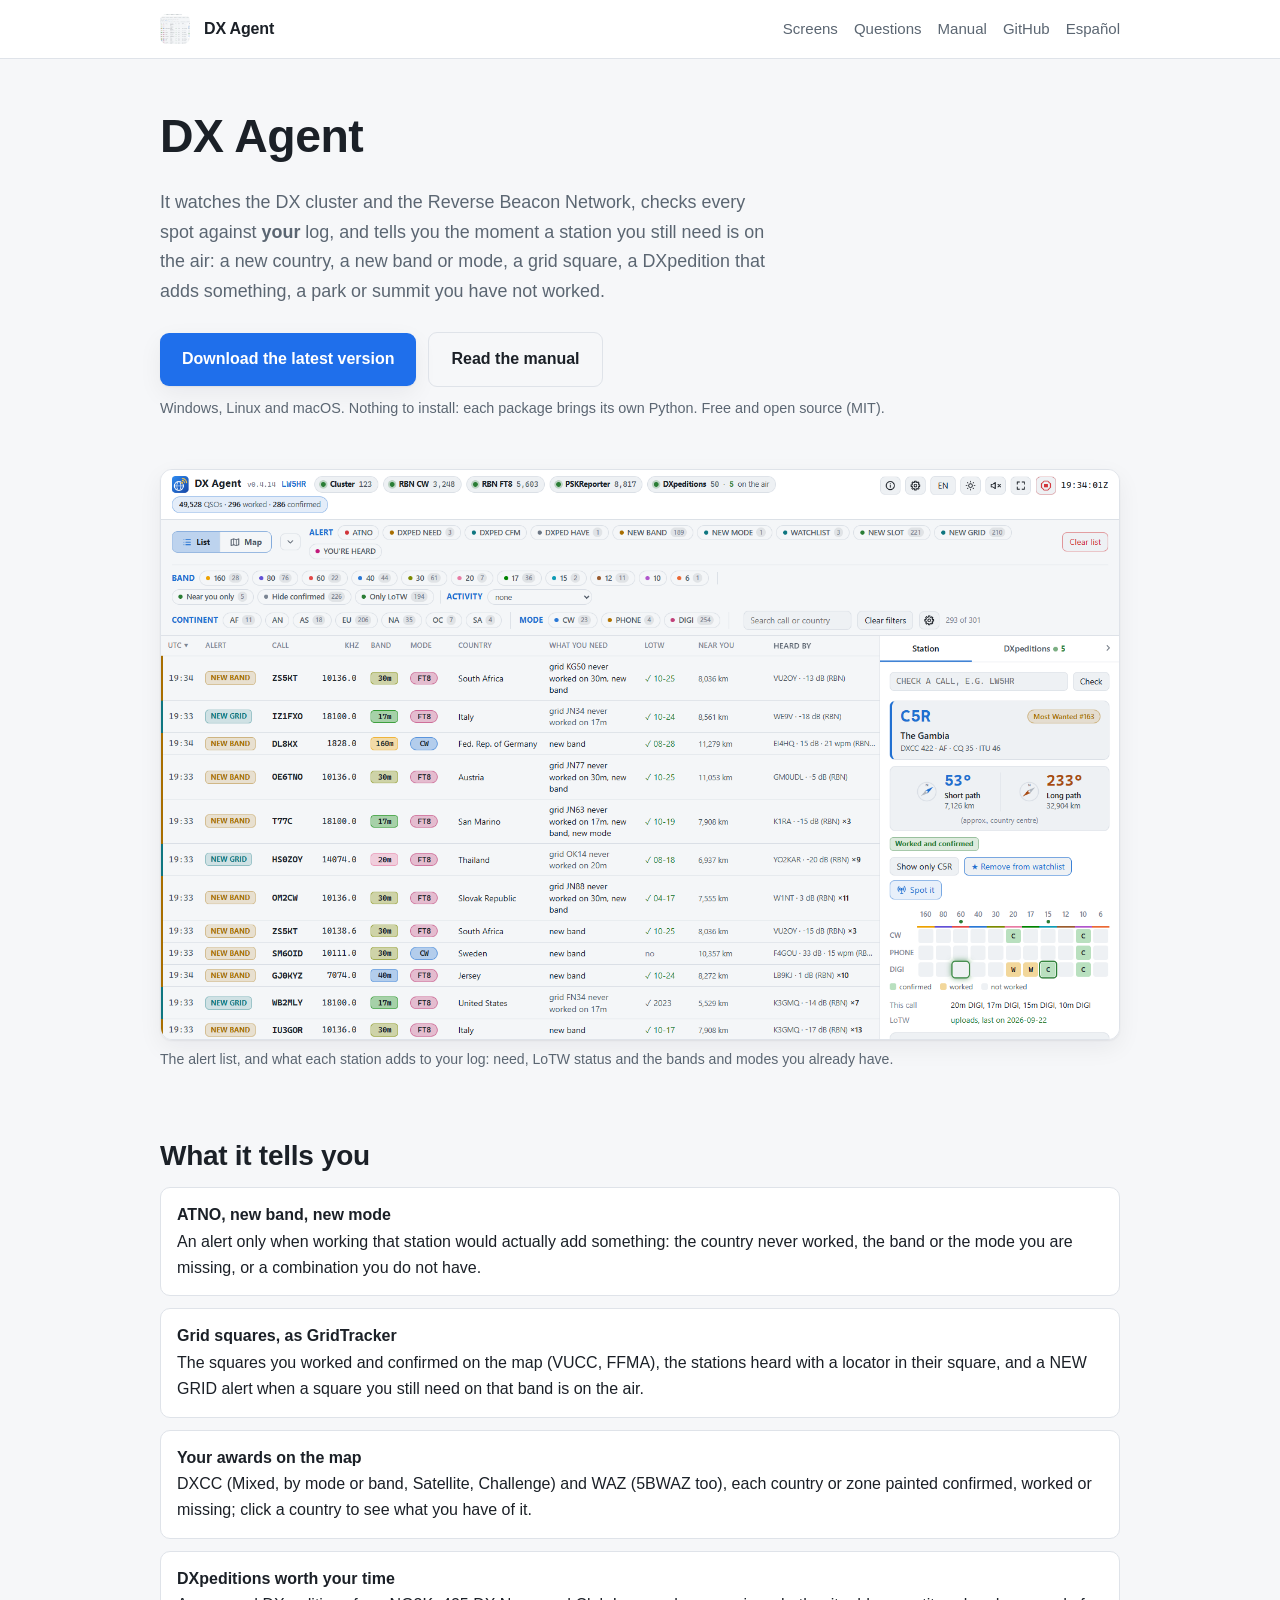
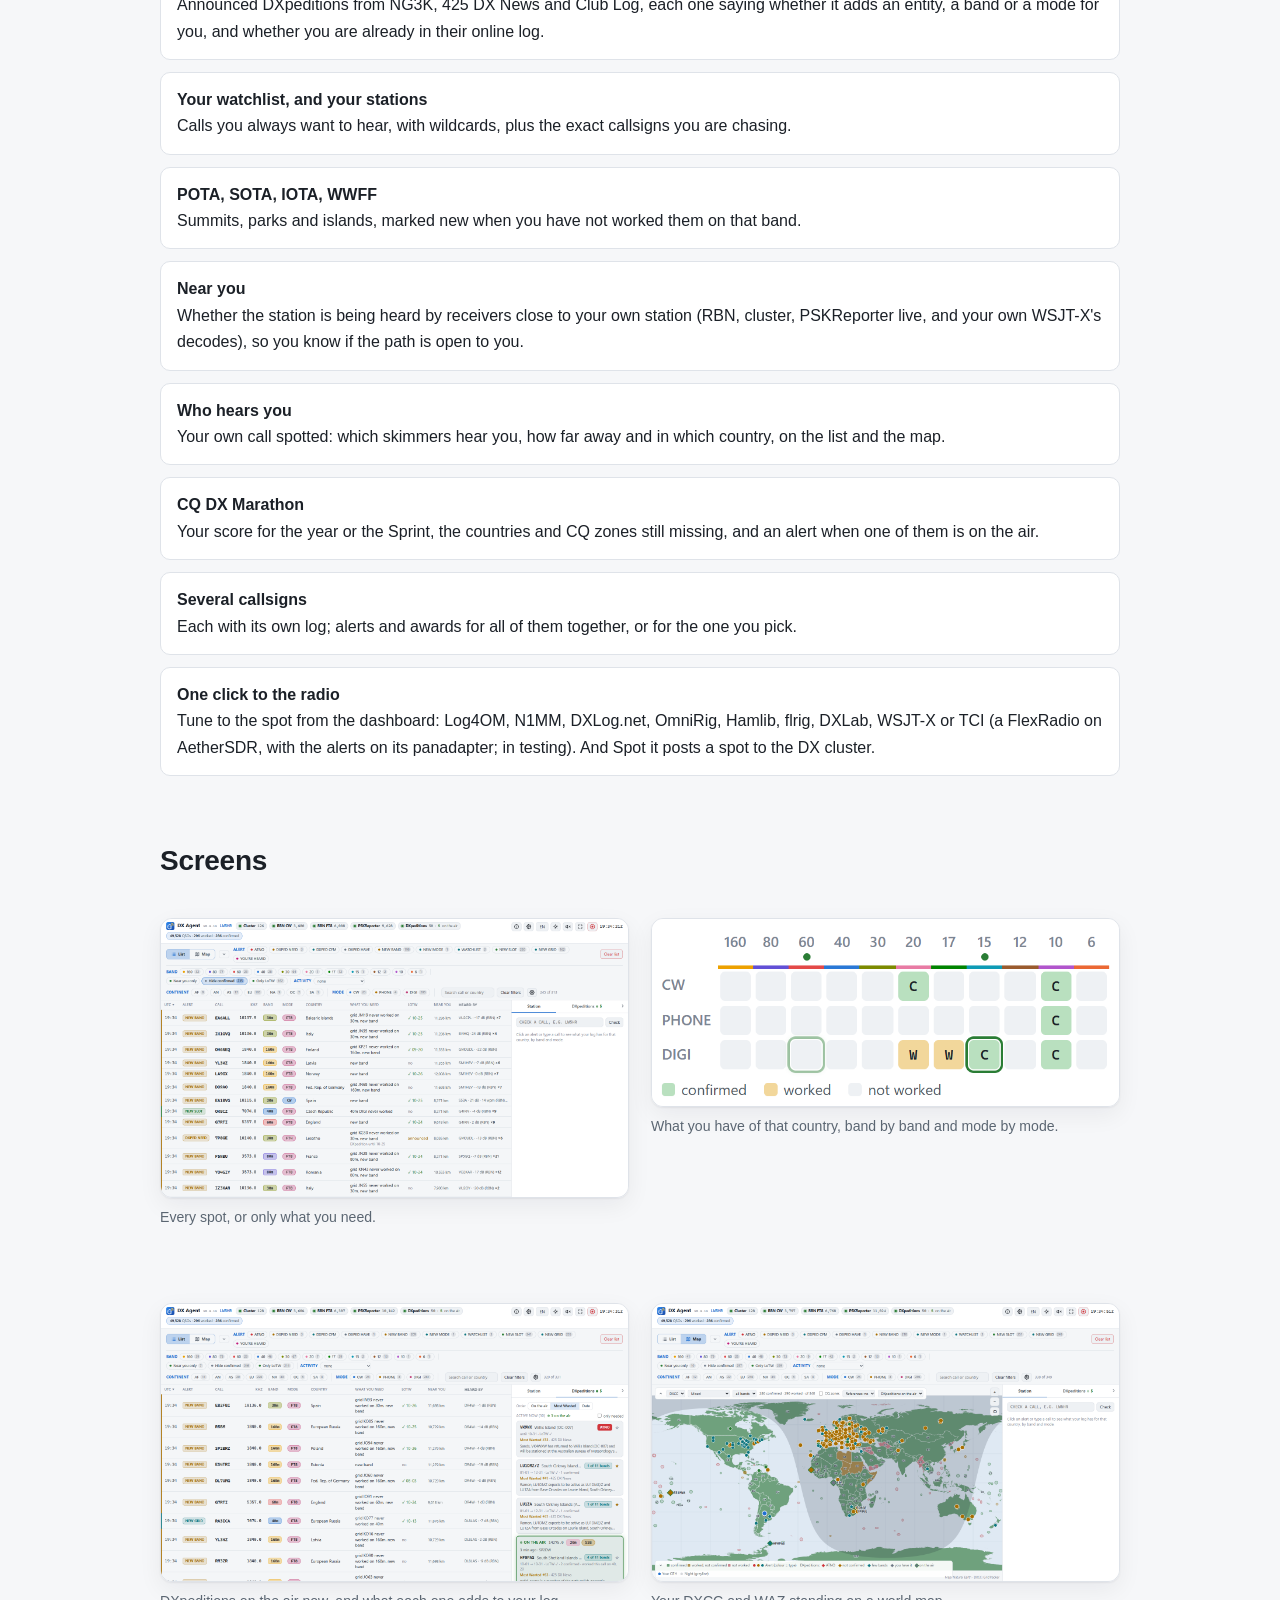
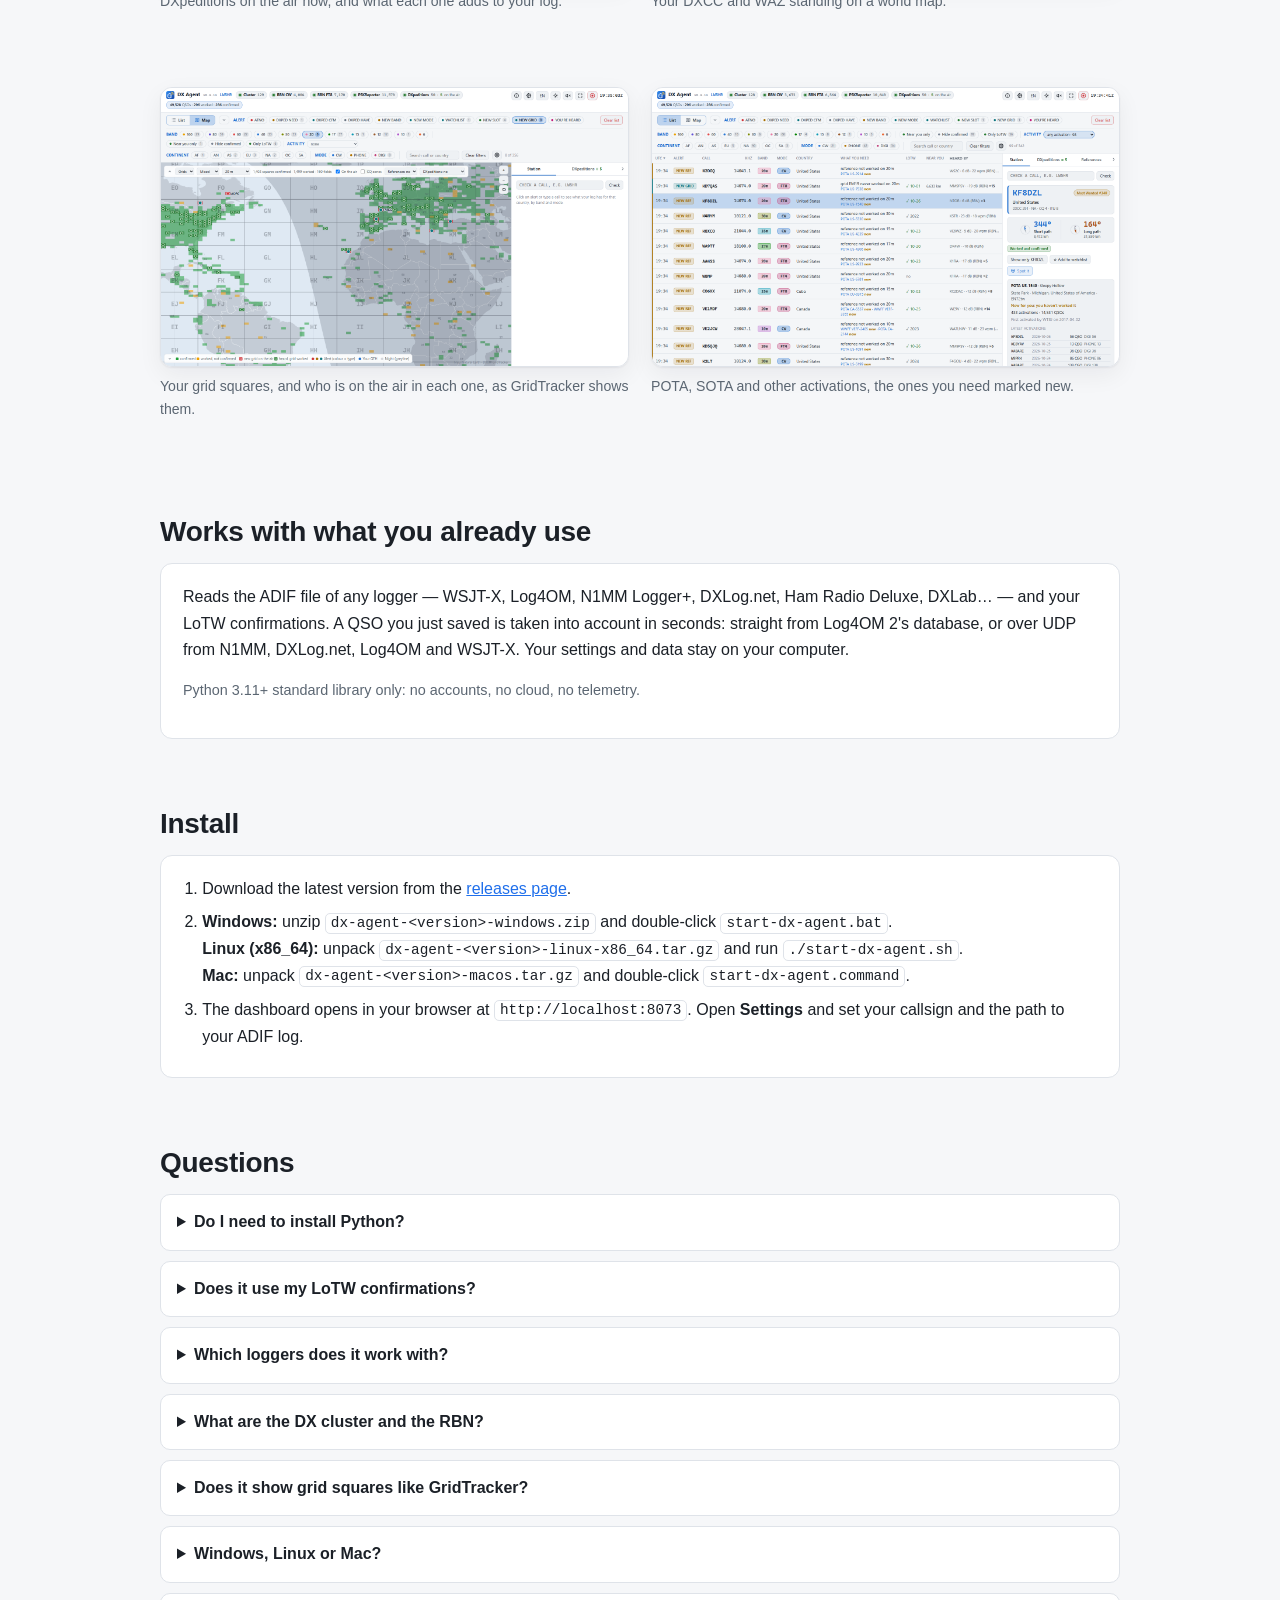
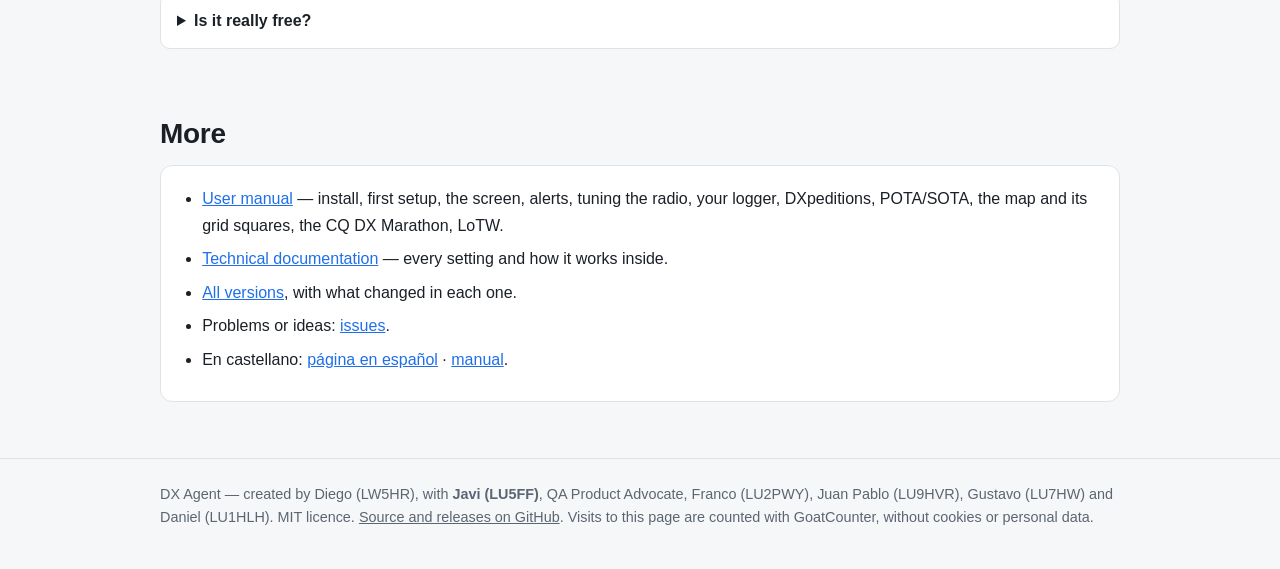
<file: index.html>
<!DOCTYPE html>
<html lang="en">
<head>
<meta charset="utf-8">
<meta name="viewport" content="width=device-width, initial-scale=1">
<title>DX Agent — DX cluster and RBN alerts for what you still need</title>
<meta name="description" content="Free, open-source DX cluster and RBN spot watcher for Windows, Linux and Mac. Alerts when a DXCC entity, band, mode, grid square or DXpedition you need is on the air, with your DXCC, WAZ and grid squares on a map.">
<link rel="canonical" href="https://lw5hr.github.io/dx-agent-download/">
<link rel="alternate" hreflang="en" href="https://lw5hr.github.io/dx-agent-download/">
<link rel="alternate" hreflang="es" href="https://lw5hr.github.io/dx-agent-download/es/">
<link rel="alternate" hreflang="x-default" href="https://lw5hr.github.io/dx-agent-download/">
<link rel="icon" href="images/list.en.png" type="image/png">
<link rel="stylesheet" href="style.css">
<meta property="og:type" content="website">
<meta property="og:title" content="DX Agent — DX cluster &amp; RBN alerts for what you still need">
<meta property="og:description" content="Free, open-source DX spot watcher for Windows, Linux and Mac: alerts for the DXCC entities, bands, modes and DXpeditions missing from your log.">
<meta property="og:url" content="https://lw5hr.github.io/dx-agent-download/">
<meta property="og:image" content="https://lw5hr.github.io/dx-agent-download/images/station.en.png">
<meta property="og:locale" content="en_US">
<meta property="og:locale:alternate" content="es_ES">
<meta name="twitter:card" content="summary_large_image">
<meta name="twitter:title" content="DX Agent — DX cluster &amp; RBN alerts for what you still need">
<meta name="twitter:description" content="Free, open-source DX spot watcher for Windows, Linux and Mac.">
<meta name="twitter:image" content="https://lw5hr.github.io/dx-agent-download/images/station.en.png">
<script type="application/ld+json">
{
  "@context": "https://schema.org",
  "@type": "SoftwareApplication",
  "name": "DX Agent",
  "applicationCategory": "UtilitiesApplication",
  "applicationSubCategory": "Amateur radio",
  "operatingSystem": "Windows, Linux, macOS",
  "description": "Watches the DX cluster and the Reverse Beacon Network, compares every spot against your ADIF log, and alerts you when a station you still need is on the air.",
  "url": "https://lw5hr.github.io/dx-agent-download/",
  "downloadUrl": "https://github.com/lw5hr/dx-agent-download/releases/latest",
  "softwareVersion": "0.4.14",
  "inLanguage": ["en", "es"],
  "license": "https://opensource.org/licenses/MIT",
  "isAccessibleForFree": true,
  "screenshot": "https://lw5hr.github.io/dx-agent-download/images/station.en.png",
  "offers": { "@type": "Offer", "price": "0", "priceCurrency": "USD" },
  "sameAs": ["https://github.com/lw5hr/dx-agent-download"]
}
</script>
<script type="application/ld+json">
{
  "@context": "https://schema.org",
  "@type": "FAQPage",
  "mainEntity": [
    { "@type": "Question", "name": "Do I need to install Python to run DX Agent?",
      "acceptedAnswer": { "@type": "Answer", "text": "No. The Windows zip, the Linux tarball and the Mac package each bring their own Python, so you unpack the file and start it. Nothing else to install." } },
    { "@type": "Question", "name": "Does DX Agent work with my LoTW confirmations?",
      "acceptedAnswer": { "@type": "Answer", "text": "Yes. It downloads your LoTW confirmations and merges them with your ADIF log, so an entity counts as confirmed even if your logger has not synced it yet. You can also use your LoTW uploads as the log, without an ADIF file." } },
    { "@type": "Question", "name": "Which loggers does it work with?",
      "acceptedAnswer": { "@type": "Answer", "text": "Any program that writes an ADIF file (WSJT-X, Log4OM, N1MM Logger+, DXLog.net, Ham Radio Deluxe, DXLab, and others). With Log4OM 2 a QSO is read straight from its database in about 10 seconds, and QSOs sent over UDP by N1MM, DXLog.net, Log4OM or WSJT-X count at once." } },
    { "@type": "Question", "name": "What is the DX cluster and what is the Reverse Beacon Network?",
      "acceptedAnswer": { "@type": "Answer", "text": "The DX cluster is where radio amateurs announce the stations they hear; the Reverse Beacon Network is a worldwide set of automatic receivers (skimmers) that decode CW and digital modes and report every station they hear. DX Agent listens to both and keeps the spots that matter to your log." } },
    { "@type": "Question", "name": "Does it run on Linux and macOS?",
      "acceptedAnswer": { "@type": "Answer", "text": "Yes. Windows, Linux (x86_64) and macOS each have their own package with Python inside. The Windows-only parts are Log4OM's live log and the Log4OM, N1MM, OmniRig and DXLab tuning targets; Hamlib, flrig and TCI work everywhere." } },
    { "@type": "Question", "name": "Does it show grid squares like GridTracker?",
      "acceptedAnswer": { "@type": "Answer", "text": "Yes. The map's Grids view paints the Maidenhead squares you worked and confirmed (VUCC rules, one band for VUCC or 6 m for FFMA), puts the stations heard with a locator in their square, from your WSJT-X's decodes and the RBN's FT8/FT4 spots, and a NEW GRID alert tells you when a square you still need on that band is on the air." } },
    { "@type": "Question", "name": "Is it free?",
      "acceptedAnswer": { "@type": "Answer", "text": "Yes, it is free and open source under the MIT licence, with no account, no telemetry and no cloud service: it runs on your own computer." } }
  ]
}
</script>
</head>
<body>

<header>
  <div class="wrap">
    <img src="images/station.en.png" alt="DX Agent" width="30" height="30" style="object-fit:cover;border-radius:7px">
    <span class="name">DX Agent</span>
    <nav>
      <a href="#screens">Screens</a>
      <a href="#faq">Questions</a>
      <a href="https://github.com/lw5hr/dx-agent-download/blob/main/MANUAL.en.md">Manual</a>
      <a href="https://github.com/lw5hr/dx-agent-download">GitHub</a>
      <a href="es/" hreflang="es" lang="es">Español</a>
    </nav>
  </div>
</header>

<main class="wrap">

  <section class="hero">
    <h1>DX Agent</h1>
    <p class="lead">It watches the DX cluster and the Reverse Beacon Network, checks every spot
      against <strong>your</strong> log, and tells you the moment a station you still need is on the
      air: a new country, a new band or mode, a grid square, a DXpedition that adds something, a park
      or summit you have not worked.</p>
    <div class="cta">
      <a class="btn" href="https://github.com/lw5hr/dx-agent-download/releases/latest" data-goatcounter-click="download">Download the latest version</a>
      <a class="btn secondary" href="https://github.com/lw5hr/dx-agent-download/blob/main/MANUAL.en.md">Read the manual</a>
    </div>
    <p class="small">Windows, Linux and macOS. Nothing to install: each package brings its own Python.
      Free and open source (MIT).</p>
  </section>

  <figure>
    <img src="images/station.en.png" alt="DX Agent dashboard: the alert list, with a needed DXpedition on 20 m and the band and mode grid for that station" width="1000" loading="eager">
    <figcaption>The alert list, and what each station adds to your log: need, LoTW status and the
      bands and modes you already have.</figcaption>
  </figure>

  <h2>What it tells you</h2>
  <ul class="features">
    <li><b>ATNO, new band, new mode</b> An alert only when working that station would actually add
      something: the country never worked, the band or the mode you are missing, or a combination
      you do not have.</li>
    <li><b>Grid squares, as GridTracker</b> The squares you worked and confirmed on the map (VUCC,
      FFMA), the stations heard with a locator in their square, and a NEW GRID alert when a square
      you still need on that band is on the air.</li>
    <li><b>Your awards on the map</b> DXCC (Mixed, by mode or band, Satellite, Challenge) and WAZ
      (5BWAZ too), each country or zone painted confirmed, worked or missing; click a country to see
      what you have of it.</li>
    <li><b>DXpeditions worth your time</b> Announced DXpeditions from NG3K, 425 DX News and Club Log,
      each one saying whether it adds an entity, a band or a mode for you, and whether you are
      already in their online log.</li>
    <li><b>Your watchlist, and your stations</b> Calls you always want to hear, with wildcards, plus
      the exact callsigns you are chasing.</li>
    <li><b>POTA, SOTA, IOTA, WWFF</b> Summits, parks and islands, marked new when you have not worked
      them on that band.</li>
    <li><b>Near you</b> Whether the station is being heard by receivers close to your own station
      (RBN, cluster, PSKReporter live, and your own WSJT-X's decodes), so you know if the path is
      open to you.</li>
    <li><b>Who hears you</b> Your own call spotted: which skimmers hear you, how far away and in
      which country, on the list and the map.</li>
    <li><b>CQ DX Marathon</b> Your score for the year or the Sprint, the countries and CQ zones still
      missing, and an alert when one of them is on the air.</li>
    <li><b>Several callsigns</b> Each with its own log; alerts and awards for all of them together,
      or for the one you pick.</li>
    <li><b>One click to the radio</b> Tune to the spot from the dashboard: Log4OM, N1MM, DXLog.net,
      OmniRig, Hamlib, flrig, DXLab, WSJT-X or TCI (a FlexRadio on AetherSDR, with the alerts on its
      panadapter; in testing). And Spot it posts a spot to the DX cluster.</li>
  </ul>

  <h2 id="screens">Screens</h2>
  <div class="grid2">
    <figure>
      <img src="images/list.en.png" alt="DX Agent: the spot list, filtered to the stations still needed, with band and mode chips" loading="lazy">
      <figcaption>Every spot, or only what you need.</figcaption>
    </figure>
    <figure>
      <img src="images/grid-onair.en.png" alt="DX Agent: the band and mode grid, with a green ring on the band where the station is on the air now" loading="lazy">
      <figcaption>What you have of that country, band by band and mode by mode.</figcaption>
    </figure>
    <figure>
      <img src="images/dxpeditions.en.png" alt="DX Agent: the DXpeditions tab, with the ones on the air now and what each adds to the log" loading="lazy">
      <figcaption>DXpeditions on the air now, and what each one adds to your log.</figcaption>
    </figure>
    <figure>
      <img src="images/map.en.png" alt="DX Agent: the world map with the countries worked and confirmed, and the station's position" loading="lazy">
      <figcaption>Your DXCC and WAZ standing on a world map.</figcaption>
    </figure>
    <figure>
      <img src="images/grids.en.png" alt="DX Agent: the map's Grids view, with the grid squares worked and confirmed and the stations on the air in their square" loading="lazy">
      <figcaption>Your grid squares, and who is on the air in each one, as GridTracker shows them.</figcaption>
    </figure>
    <figure>
      <img src="images/activity.en.png" alt="DX Agent: the alert list filtered to activations, with the parks and summits not worked marked new" loading="lazy">
      <figcaption>POTA, SOTA and other activations, the ones you need marked new.</figcaption>
    </figure>
  </div>

  <h2>Works with what you already use</h2>
  <div class="card">
    <p>Reads the ADIF file of any logger — WSJT-X, Log4OM, N1MM Logger+, DXLog.net, Ham Radio
      Deluxe, DXLab… — and your LoTW confirmations. A QSO you just saved is taken into account in
      seconds: straight from Log4OM 2's database, or over UDP from N1MM, DXLog.net, Log4OM and
      WSJT-X. Your settings and data stay on your computer.</p>
    <p class="small">Python 3.11+ standard library only: no accounts, no cloud, no telemetry.</p>
  </div>

  <h2>Install</h2>
  <div class="card">
    <ol>
      <li>Download the latest version from the
        <a href="https://github.com/lw5hr/dx-agent-download/releases/latest" data-goatcounter-click="download-install">releases page</a>.</li>
      <li><b>Windows:</b> unzip <code>dx-agent-&lt;version&gt;-windows.zip</code> and double-click
        <code>start-dx-agent.bat</code>.<br>
        <b>Linux (x86_64):</b> unpack <code>dx-agent-&lt;version&gt;-linux-x86_64.tar.gz</code> and run
        <code>./start-dx-agent.sh</code>.<br>
        <b>Mac:</b> unpack <code>dx-agent-&lt;version&gt;-macos.tar.gz</code> and double-click
        <code>start-dx-agent.command</code>.</li>
      <li>The dashboard opens in your browser at <code>http://localhost:8073</code>. Open
        <b>Settings</b> and set your callsign and the path to your ADIF log.</li>
    </ol>
  </div>

  <h2 id="faq">Questions</h2>
  <details>
    <summary>Do I need to install Python?</summary>
    <p>No. Each package brings its own Python: you unpack it and start it. Nothing else to install.</p>
  </details>
  <details>
    <summary>Does it use my LoTW confirmations?</summary>
    <p>Yes. With your LoTW password it downloads your confirmations and merges them with your log, so
      an entity counts as confirmed even if your logger has not synced it yet. It can also use your
      LoTW uploads as the log, with no ADIF file at all.</p>
  </details>
  <details>
    <summary>Which loggers does it work with?</summary>
    <p>Any program that writes an ADIF file. With Log4OM 2 a QSO is read straight from its database
      within about 10 seconds; QSOs that N1MM Logger+, DXLog.net, Log4OM or WSJT-X send over UDP
      count at once.</p>
  </details>
  <details>
    <summary>What are the DX cluster and the RBN?</summary>
    <p>The DX cluster is where radio amateurs announce the stations they hear. The Reverse Beacon
      Network is a worldwide set of automatic receivers that decode CW and digital modes and report
      every station they hear. DX Agent listens to both and keeps what matters to your log.</p>
  </details>
  <details>
    <summary>Does it show grid squares like GridTracker?</summary>
    <p>Yes. The map's <b>Grids</b> view paints the Maidenhead squares you worked and confirmed (VUCC
      rules: one band for VUCC, 6 m for FFMA) and puts the stations heard with a locator in their
      square, from your WSJT-X's decodes and the RBN's FT8/FT4 spots. A <b>NEW GRID</b> alert tells
      you when a square you still need on that band is on the air.</p>
  </details>
  <details>
    <summary>Windows, Linux or Mac?</summary>
    <p>All three, each with its own package. The Windows-only parts are Log4OM's live log and the
      Log4OM, N1MM, OmniRig and DXLab tuning targets; Hamlib, flrig and TCI work everywhere.</p>
  </details>
  <details>
    <summary>Is it really free?</summary>
    <p>Yes: MIT licence, no account, no telemetry, no cloud service. It runs on your computer.</p>
  </details>

  <h2>More</h2>
  <div class="card">
    <ul>
      <li><a href="https://github.com/lw5hr/dx-agent-download/blob/main/MANUAL.en.md">User manual</a>
        — install, first setup, the screen, alerts, tuning the radio, your logger, DXpeditions,
        POTA/SOTA, the map and its grid squares, the CQ DX Marathon, LoTW.</li>
      <li><a href="https://github.com/lw5hr/dx-agent-download/blob/main/docs/DOCUMENTATION.md">Technical documentation</a>
        — every setting and how it works inside.</li>
      <li><a href="https://github.com/lw5hr/dx-agent-download/releases" data-goatcounter-click="all-versions">All versions</a>, with what
        changed in each one.</li>
      <li>Problems or ideas: <a href="https://github.com/lw5hr/dx-agent-download/issues">issues</a>.</li>
      <li lang="es">En castellano: <a href="es/" hreflang="es">página en español</a> ·
        <a href="https://github.com/lw5hr/dx-agent-download/blob/main/MANUAL.es.md" hreflang="es">manual</a>.</li>
    </ul>
  </div>

</main>

<footer>
  <div class="wrap">
    DX Agent — created by Diego (LW5HR), with <strong>Javi (LU5FF)</strong>, QA Product Advocate, Franco (LU2PWY),
    Juan Pablo (LU9HVR), Gustavo (LU7HW) and Daniel (LU1HLH). MIT licence.
    <a href="https://github.com/lw5hr/dx-agent-download">Source and releases on GitHub</a>.
    Visits to this page are counted with GoatCounter, without cookies or personal data.
  </div>
</footer>

<!-- Visits and download clicks, counted by GoatCounter (no cookies, no personal data):
     https://lw5hr.goatcounter.com -->
<script data-goatcounter="https://lw5hr.goatcounter.com/count"
        async src="https://gc.zgo.at/count.js"></script>
</body>
</html>
</file>
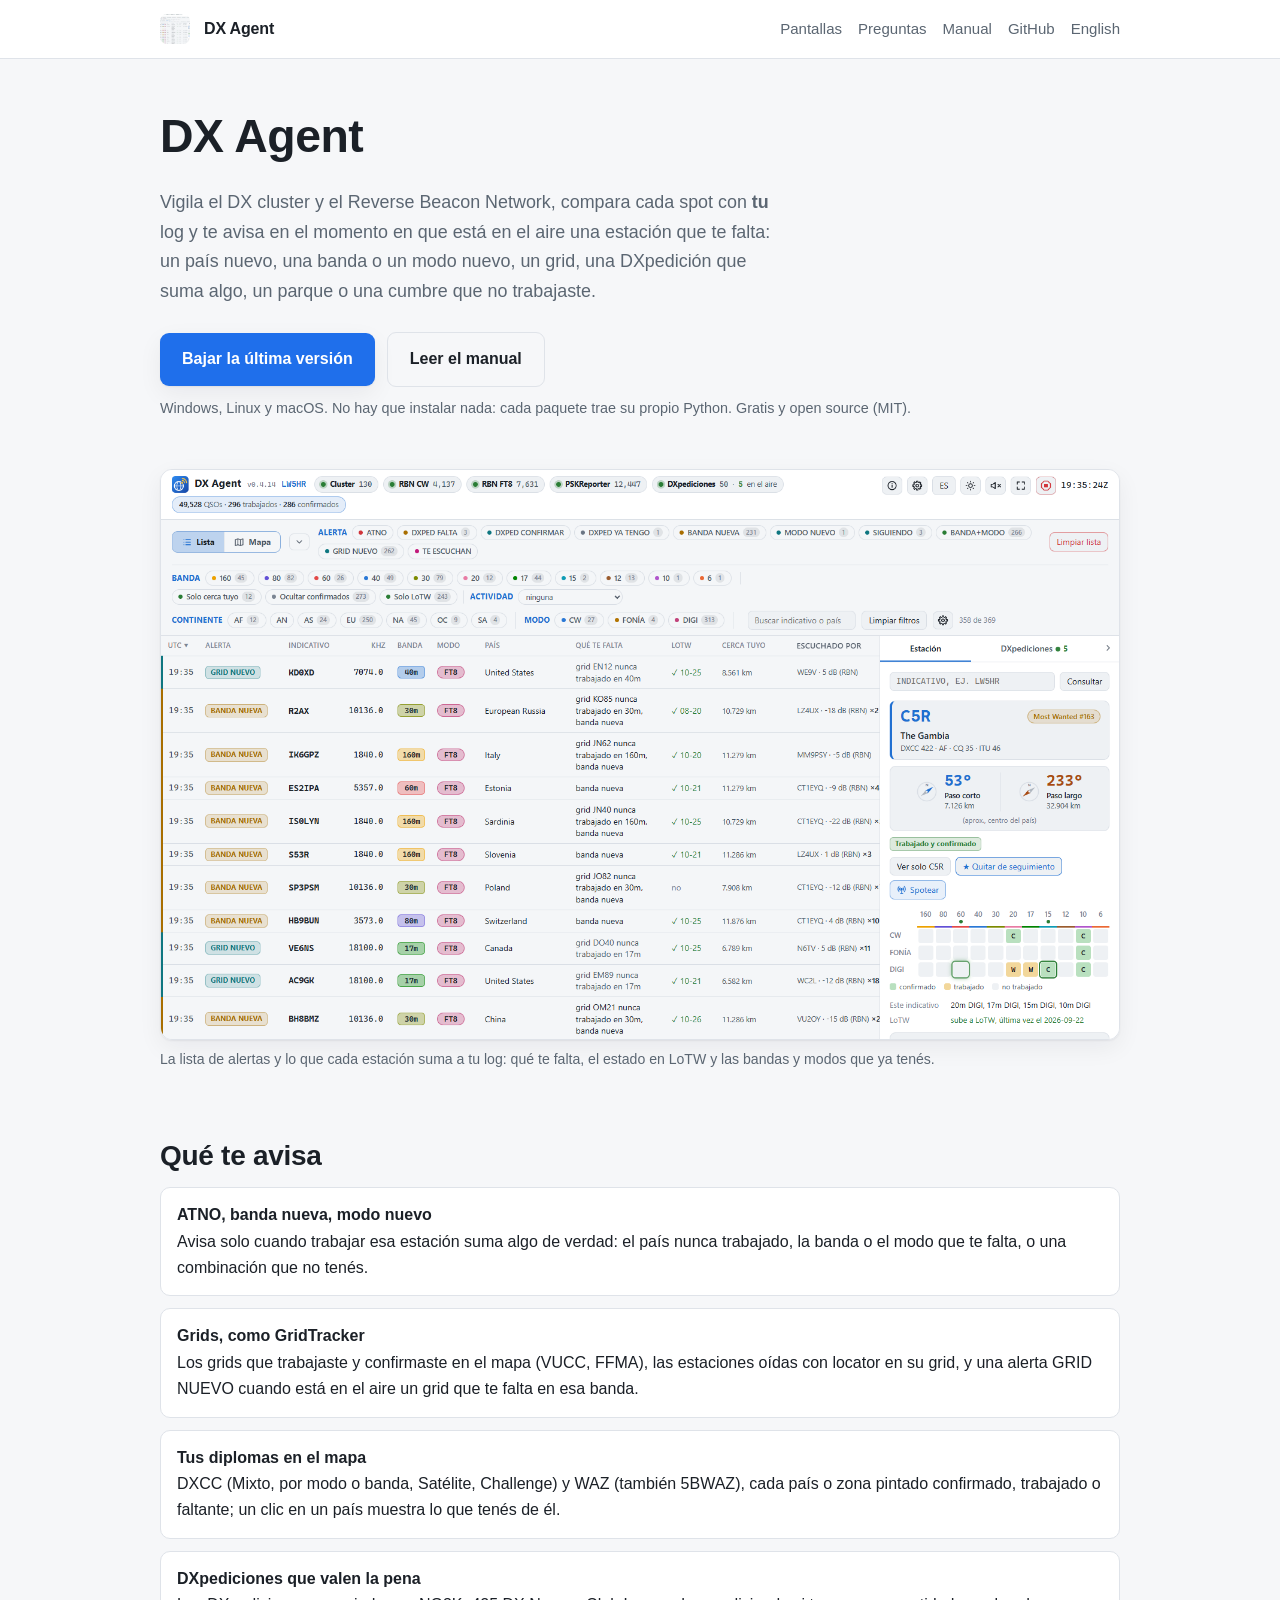
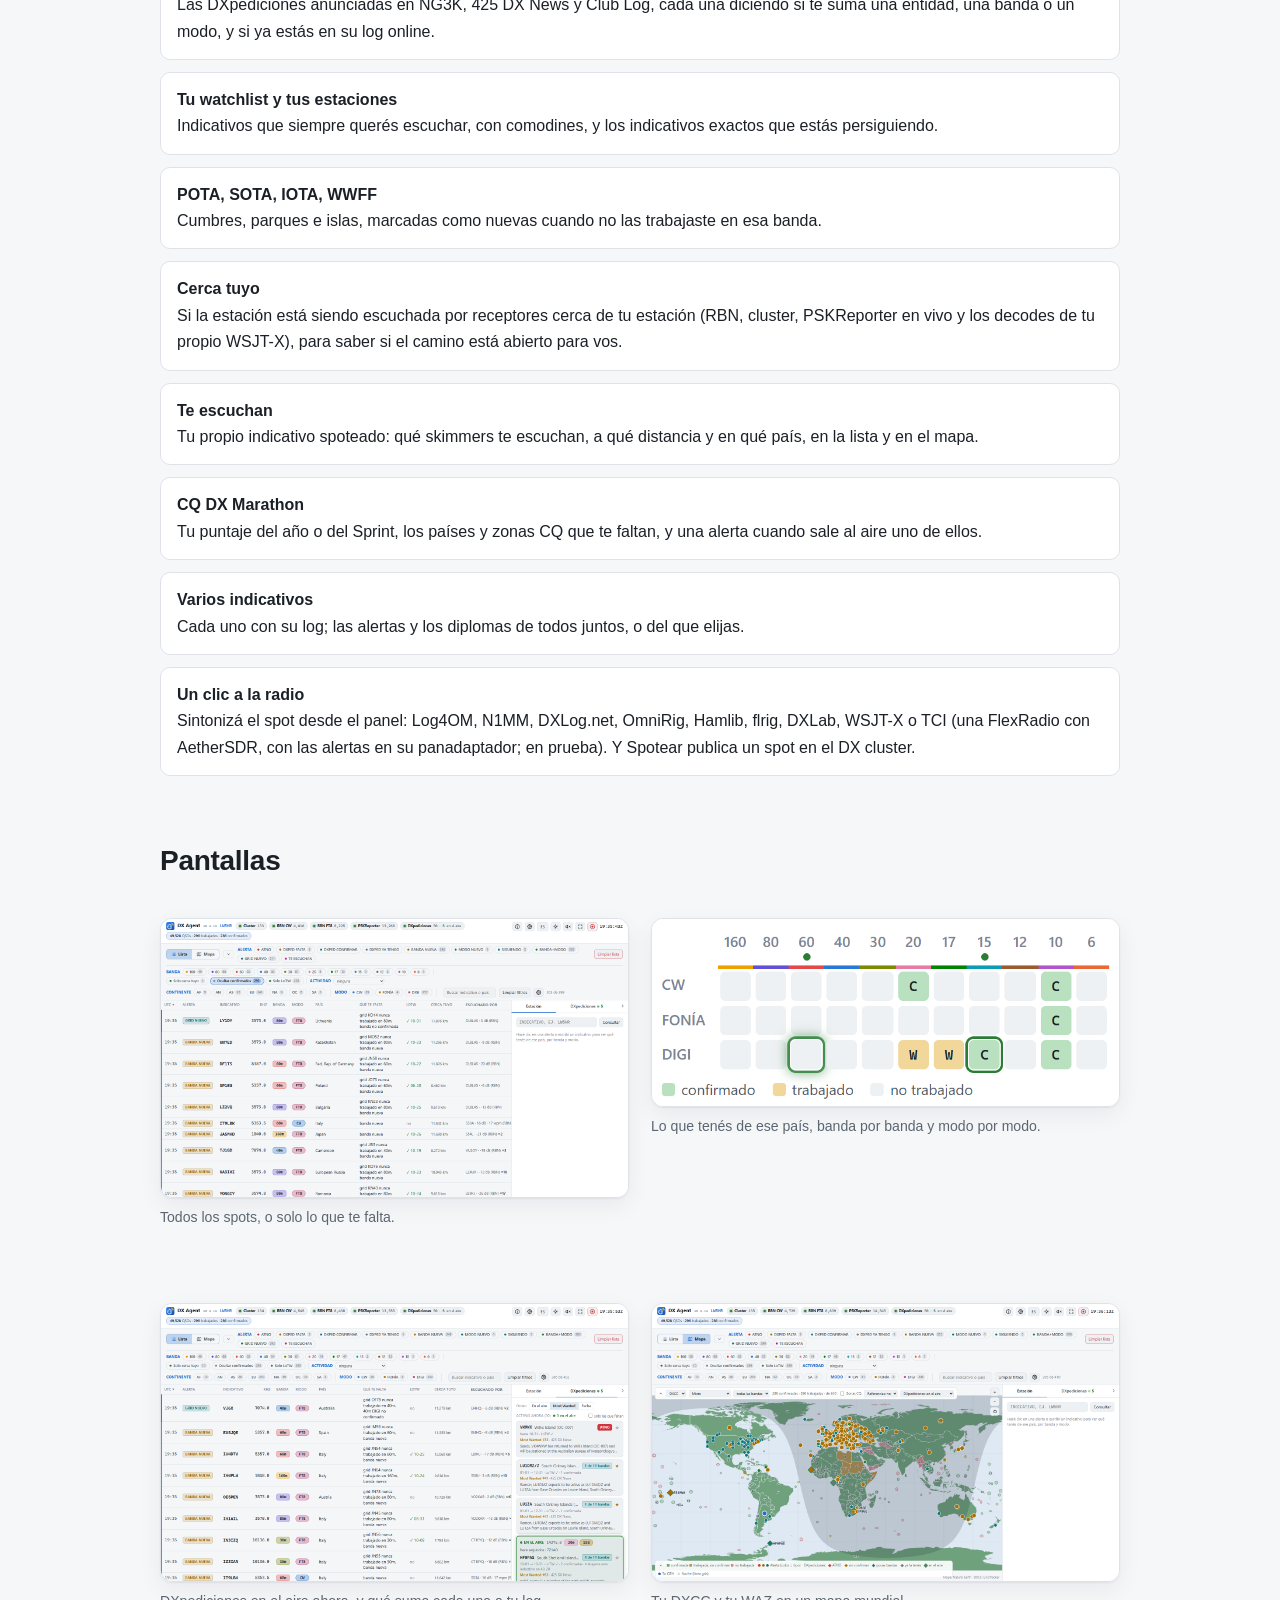
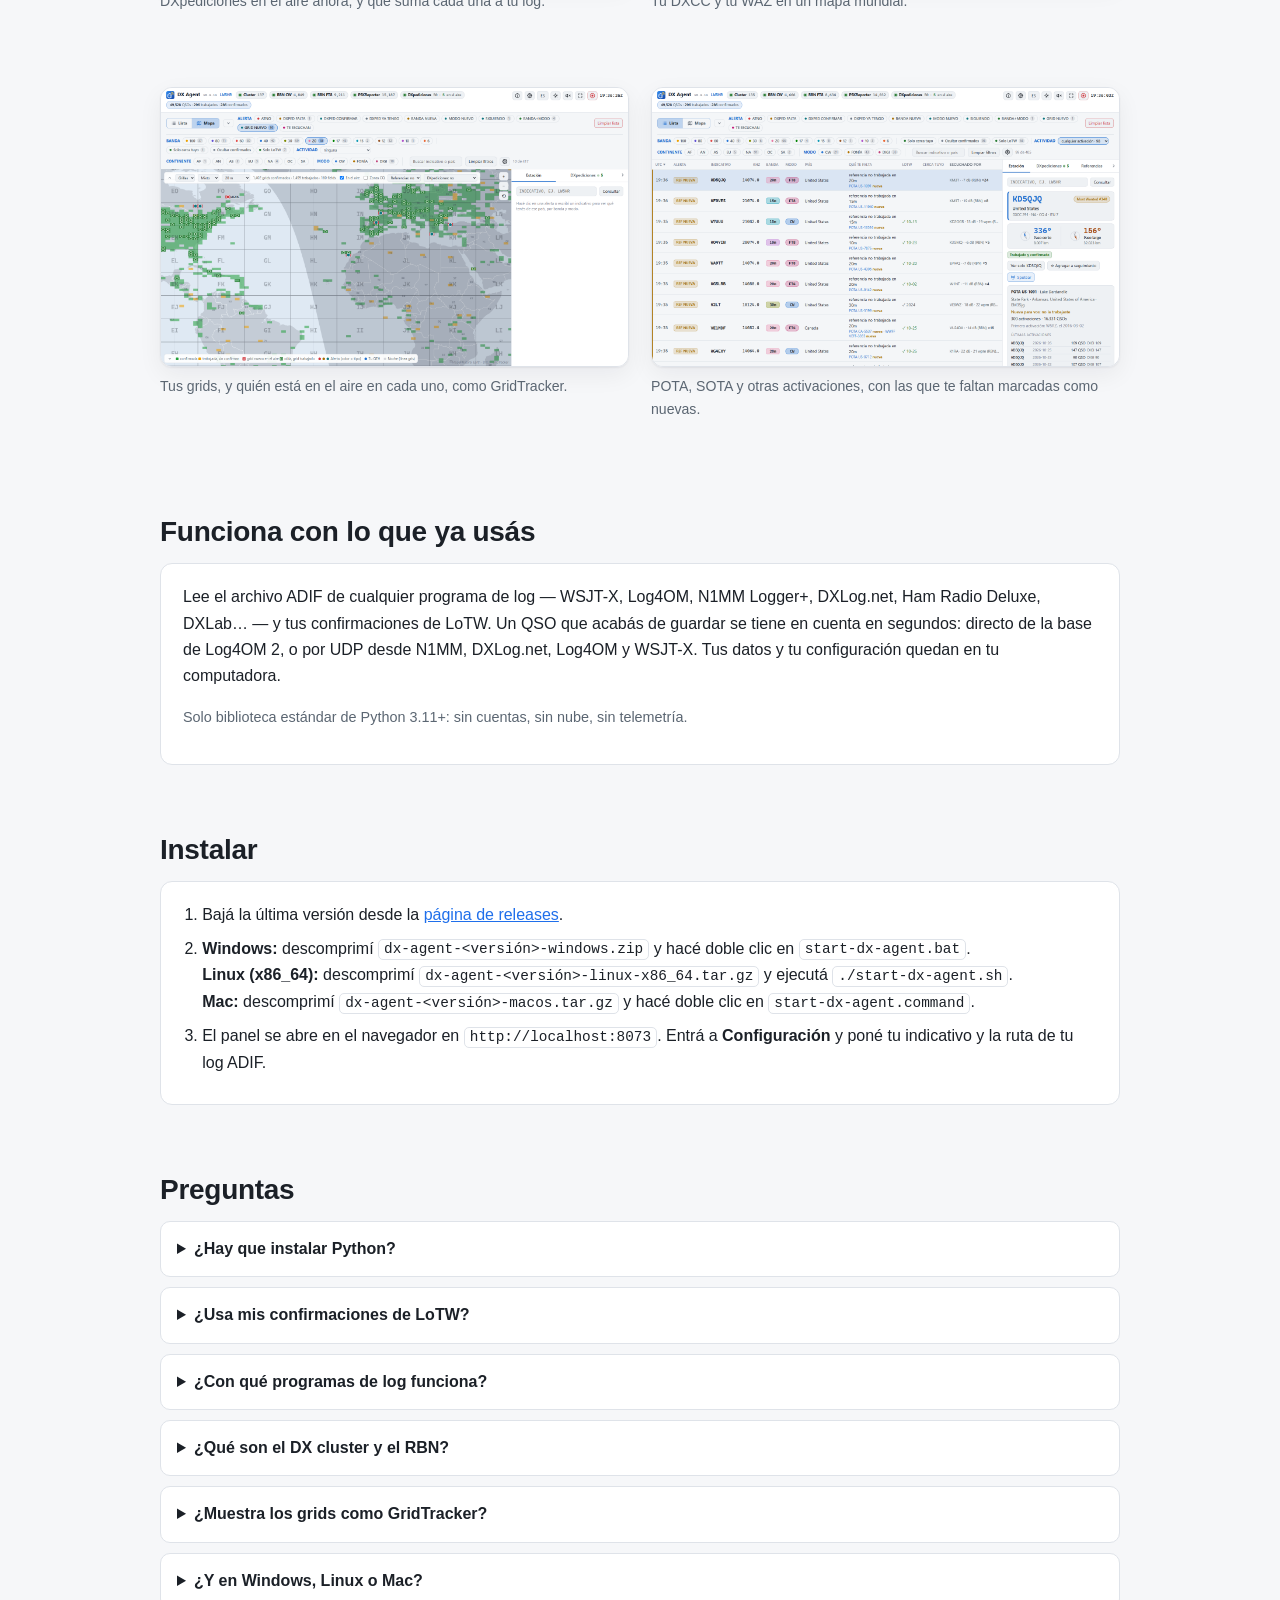
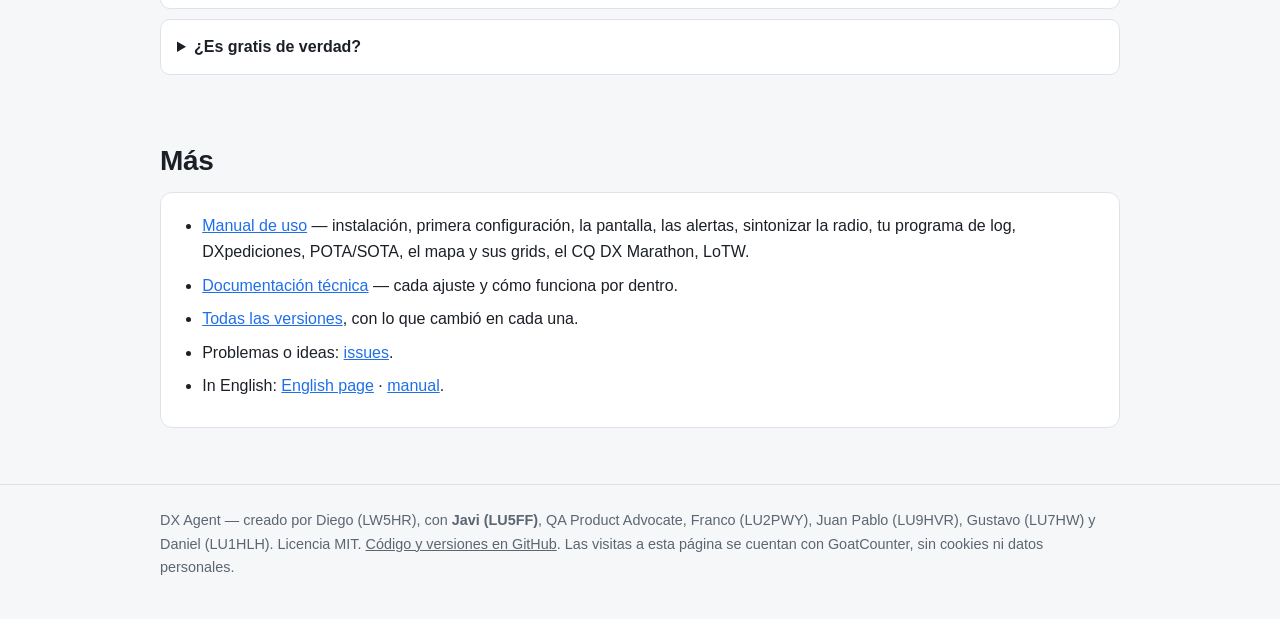
<file: es/index.html>
<!DOCTYPE html>
<html lang="es">
<head>
<meta charset="utf-8">
<meta name="viewport" content="width=device-width, initial-scale=1">
<title>DX Agent — alertas del DX cluster y del RBN para lo que te falta</title>
<meta name="description" content="Vigila el DX cluster y el RBN y te avisa cuando está en el aire un país, banda, modo, grid o DXpedición que te falta, con tu DXCC, tu WAZ y tus grids en un mapa. Gratis, open source, Windows, Linux y Mac.">
<link rel="canonical" href="https://lw5hr.github.io/dx-agent-download/es/">
<link rel="alternate" hreflang="en" href="https://lw5hr.github.io/dx-agent-download/">
<link rel="alternate" hreflang="es" href="https://lw5hr.github.io/dx-agent-download/es/">
<link rel="alternate" hreflang="x-default" href="https://lw5hr.github.io/dx-agent-download/">
<link rel="icon" href="../images/list.es.png" type="image/png">
<link rel="stylesheet" href="../style.css">
<meta property="og:type" content="website">
<meta property="og:title" content="DX Agent — alertas del DX cluster para lo que te falta">
<meta property="og:description" content="Vigila el DX cluster y el RBN y te avisa cuando está en el aire algo que te falta. Windows, Linux y Mac. Gratis y open source.">
<meta property="og:url" content="https://lw5hr.github.io/dx-agent-download/es/">
<meta property="og:image" content="https://lw5hr.github.io/dx-agent-download/images/station.es.png">
<meta property="og:locale" content="es_ES">
<meta property="og:locale:alternate" content="en_US">
<meta name="twitter:card" content="summary_large_image">
<meta name="twitter:title" content="DX Agent — alertas del DX cluster para lo que te falta">
<meta name="twitter:description" content="Vigila el DX cluster y el RBN y te avisa cuando está en el aire algo que te falta.">
<meta name="twitter:image" content="https://lw5hr.github.io/dx-agent-download/images/station.es.png">
<script type="application/ld+json">
{
  "@context": "https://schema.org",
  "@type": "SoftwareApplication",
  "name": "DX Agent",
  "applicationCategory": "UtilitiesApplication",
  "applicationSubCategory": "Radioaficion",
  "operatingSystem": "Windows, Linux, macOS",
  "inLanguage": "es",
  "description": "Vigila el DX cluster y el Reverse Beacon Network, compara cada spot con tu log ADIF y te avisa cuando esta en el aire una estacion que te falta.",
  "url": "https://lw5hr.github.io/dx-agent-download/es/",
  "downloadUrl": "https://github.com/lw5hr/dx-agent-download/releases/latest",
  "softwareVersion": "0.4.14",
  "license": "https://opensource.org/licenses/MIT",
  "isAccessibleForFree": true,
  "screenshot": "https://lw5hr.github.io/dx-agent-download/images/station.es.png",
  "offers": { "@type": "Offer", "price": "0", "priceCurrency": "USD" },
  "sameAs": ["https://github.com/lw5hr/dx-agent-download"]
}
</script>
<script type="application/ld+json">
{
  "@context": "https://schema.org",
  "@type": "FAQPage",
  "inLanguage": "es",
  "mainEntity": [
    { "@type": "Question", "name": "¿Hay que instalar Python para usar DX Agent?",
      "acceptedAnswer": { "@type": "Answer", "text": "No. El zip de Windows, el tar.gz de Linux y el paquete de Mac traen su propio Python: se descomprime y se arranca. No hay nada mas que instalar." } },
    { "@type": "Question", "name": "¿Usa mis confirmaciones de LoTW?",
      "acceptedAnswer": { "@type": "Answer", "text": "Si. Con tu contrasena de LoTW baja tus confirmaciones y las suma a tu log, asi una entidad cuenta como confirmada aunque tu programa de log todavia no la haya sincronizado. Tambien podes usar lo que subiste a LoTW como log, sin archivo ADIF." } },
    { "@type": "Question", "name": "¿Con que programas de log funciona?",
      "acceptedAnswer": { "@type": "Answer", "text": "Con cualquiera que escriba un archivo ADIF: WSJT-X, Log4OM, N1MM Logger+, DXLog.net, Ham Radio Deluxe, DXLab y otros. Con Log4OM 2 un QSO se lee directo de su base en unos 10 segundos, y los QSOs que N1MM, DXLog.net, Log4OM o WSJT-X mandan por UDP cuentan al instante." } },
    { "@type": "Question", "name": "¿Que son el DX cluster y el Reverse Beacon Network?",
      "acceptedAnswer": { "@type": "Answer", "text": "El DX cluster es donde los radioaficionados anuncian las estaciones que escuchan. El Reverse Beacon Network es una red mundial de receptores automaticos que decodifican CW y modos digitales y reportan cada estacion que oyen. DX Agent escucha a los dos y se queda con lo que importa para tu log." } },
    { "@type": "Question", "name": "¿Funciona en Linux y en Mac?",
      "acceptedAnswer": { "@type": "Answer", "text": "Si. Windows, Linux (x86_64) y macOS tienen su propio paquete con Python adentro. Lo unico que no esta fuera de Windows es el log en vivo de Log4OM y los destinos de sintonia Log4OM, N1MM, OmniRig y DXLab; Hamlib, flrig y TCI funcionan en todas las plataformas." } },
    { "@type": "Question", "name": "¿Muestra los grids como GridTracker?",
      "acceptedAnswer": { "@type": "Answer", "text": "Si. La vista Grillas del mapa pinta los grids Maidenhead que trabajaste y confirmaste (reglas del VUCC, una banda para el VUCC o 6 m para el FFMA), pone en su grid a las estaciones oidas con locator, de los decodes de tu WSJT-X y los spots de FT8/FT4 de la RBN, y una alerta GRID NUEVO te avisa cuando esta en el aire un grid que te falta en esa banda." } },
    { "@type": "Question", "name": "¿Es gratis?",
      "acceptedAnswer": { "@type": "Answer", "text": "Si: licencia MIT, sin cuenta, sin telemetria y sin servicio en la nube. Corre en tu computadora." } }
  ]
}
</script>
</head>
<body>

<header>
  <div class="wrap">
    <img src="../images/station.es.png" alt="DX Agent" width="30" height="30" style="object-fit:cover;border-radius:7px">
    <span class="name">DX Agent</span>
    <nav>
      <a href="#pantallas">Pantallas</a>
      <a href="#preguntas">Preguntas</a>
      <a href="https://github.com/lw5hr/dx-agent-download/blob/main/MANUAL.es.md">Manual</a>
      <a href="https://github.com/lw5hr/dx-agent-download">GitHub</a>
      <a href="../" hreflang="en" lang="en">English</a>
    </nav>
  </div>
</header>

<main class="wrap">

  <section class="hero">
    <h1>DX Agent</h1>
    <p class="lead">Vigila el DX cluster y el Reverse Beacon Network, compara cada spot con
      <strong>tu</strong> log y te avisa en el momento en que está en el aire una estación que te
      falta: un país nuevo, una banda o un modo nuevo, un grid, una DXpedición que suma algo, un parque
      o una cumbre que no trabajaste.</p>
    <div class="cta">
      <a class="btn" href="https://github.com/lw5hr/dx-agent-download/releases/latest" data-goatcounter-click="download">Bajar la última versión</a>
      <a class="btn secondary" href="https://github.com/lw5hr/dx-agent-download/blob/main/MANUAL.es.md">Leer el manual</a>
    </div>
    <p class="small">Windows, Linux y macOS. No hay que instalar nada: cada paquete trae su propio
      Python. Gratis y open source (MIT).</p>
  </section>

  <figure>
    <img src="../images/station.es.png" alt="Panel de DX Agent: la lista de alertas, con una DXpedición que hacía falta en 20 m y la grilla de bandas y modos de esa estación" width="1000" loading="eager">
    <figcaption>La lista de alertas y lo que cada estación suma a tu log: qué te falta, el estado en
      LoTW y las bandas y modos que ya tenés.</figcaption>
  </figure>

  <h2>Qué te avisa</h2>
  <ul class="features">
    <li><b>ATNO, banda nueva, modo nuevo</b> Avisa solo cuando trabajar esa estación suma algo de
      verdad: el país nunca trabajado, la banda o el modo que te falta, o una combinación que no tenés.</li>
    <li><b>Grids, como GridTracker</b> Los grids que trabajaste y confirmaste en el mapa (VUCC,
      FFMA), las estaciones oídas con locator en su grid, y una alerta GRID NUEVO cuando está en el
      aire un grid que te falta en esa banda.</li>
    <li><b>Tus diplomas en el mapa</b> DXCC (Mixto, por modo o banda, Satélite, Challenge) y WAZ
      (también 5BWAZ), cada país o zona pintado confirmado, trabajado o faltante; un clic en un país
      muestra lo que tenés de él.</li>
    <li><b>DXpediciones que valen la pena</b> Las DXpediciones anunciadas en NG3K, 425 DX News y Club
      Log, cada una diciendo si te suma una entidad, una banda o un modo, y si ya estás en su log
      online.</li>
    <li><b>Tu watchlist y tus estaciones</b> Indicativos que siempre querés escuchar, con comodines, y
      los indicativos exactos que estás persiguiendo.</li>
    <li><b>POTA, SOTA, IOTA, WWFF</b> Cumbres, parques e islas, marcadas como nuevas cuando no las
      trabajaste en esa banda.</li>
    <li><b>Cerca tuyo</b> Si la estación está siendo escuchada por receptores cerca de tu estación
      (RBN, cluster, PSKReporter en vivo y los decodes de tu propio WSJT-X), para saber si el camino
      está abierto para vos.</li>
    <li><b>Te escuchan</b> Tu propio indicativo spoteado: qué skimmers te escuchan, a qué distancia y
      en qué país, en la lista y en el mapa.</li>
    <li><b>CQ DX Marathon</b> Tu puntaje del año o del Sprint, los países y zonas CQ que te faltan, y
      una alerta cuando sale al aire uno de ellos.</li>
    <li><b>Varios indicativos</b> Cada uno con su log; las alertas y los diplomas de todos juntos, o
      del que elijas.</li>
    <li><b>Un clic a la radio</b> Sintonizá el spot desde el panel: Log4OM, N1MM, DXLog.net, OmniRig,
      Hamlib, flrig, DXLab, WSJT-X o TCI (una FlexRadio con AetherSDR, con las alertas en su
      panadaptador; en prueba). Y Spotear publica un spot en el DX cluster.</li>
  </ul>

  <h2 id="pantallas">Pantallas</h2>
  <div class="grid2">
    <figure>
      <img src="../images/list.es.png" alt="DX Agent: la lista de spots, filtrada a las estaciones que faltan, con los chips de banda y modo" loading="lazy">
      <figcaption>Todos los spots, o solo lo que te falta.</figcaption>
    </figure>
    <figure>
      <img src="../images/grid-onair.es.png" alt="DX Agent: la grilla de bandas y modos, con un anillo verde en la banda donde la estación está en el aire ahora" loading="lazy">
      <figcaption>Lo que tenés de ese país, banda por banda y modo por modo.</figcaption>
    </figure>
    <figure>
      <img src="../images/dxpeditions.es.png" alt="DX Agent: la pestaña de DXpediciones, con las que están en el aire ahora y lo que cada una suma al log" loading="lazy">
      <figcaption>DXpediciones en el aire ahora, y qué suma cada una a tu log.</figcaption>
    </figure>
    <figure>
      <img src="../images/map.es.png" alt="DX Agent: el mapa mundial con los países trabajados y confirmados y la posición de la estación" loading="lazy">
      <figcaption>Tu DXCC y tu WAZ en un mapa mundial.</figcaption>
    </figure>
    <figure>
      <img src="../images/grids.es.png" alt="DX Agent: la vista Grillas del mapa, con los grids trabajados y confirmados y las estaciones en el aire en su grid" loading="lazy">
      <figcaption>Tus grids, y quién está en el aire en cada uno, como GridTracker.</figcaption>
    </figure>
    <figure>
      <img src="../images/activity.es.png" alt="DX Agent: la lista de alertas filtrada a las activaciones, con los parques y cumbres no trabajados marcados como nuevos" loading="lazy">
      <figcaption>POTA, SOTA y otras activaciones, con las que te faltan marcadas como nuevas.</figcaption>
    </figure>
  </div>

  <h2>Funciona con lo que ya usás</h2>
  <div class="card">
    <p>Lee el archivo ADIF de cualquier programa de log — WSJT-X, Log4OM, N1MM Logger+, DXLog.net, Ham
      Radio Deluxe, DXLab… — y tus confirmaciones de LoTW. Un QSO que acabás de guardar se tiene en
      cuenta en segundos: directo de la base de Log4OM 2, o por UDP desde N1MM, DXLog.net, Log4OM y
      WSJT-X. Tus datos y tu configuración quedan en tu computadora.</p>
    <p class="small">Solo biblioteca estándar de Python 3.11+: sin cuentas, sin nube, sin telemetría.</p>
  </div>

  <h2>Instalar</h2>
  <div class="card">
    <ol>
      <li>Bajá la última versión desde la
        <a href="https://github.com/lw5hr/dx-agent-download/releases/latest" data-goatcounter-click="download-install">página de releases</a>.</li>
      <li><b>Windows:</b> descomprimí <code>dx-agent-&lt;versión&gt;-windows.zip</code> y hacé doble clic
        en <code>start-dx-agent.bat</code>.<br>
        <b>Linux (x86_64):</b> descomprimí <code>dx-agent-&lt;versión&gt;-linux-x86_64.tar.gz</code> y
        ejecutá <code>./start-dx-agent.sh</code>.<br>
        <b>Mac:</b> descomprimí <code>dx-agent-&lt;versión&gt;-macos.tar.gz</code> y hacé doble clic en
        <code>start-dx-agent.command</code>.</li>
      <li>El panel se abre en el navegador en <code>http://localhost:8073</code>. Entrá a
        <b>Configuración</b> y poné tu indicativo y la ruta de tu log ADIF.</li>
    </ol>
  </div>

  <h2 id="preguntas">Preguntas</h2>
  <details>
    <summary>¿Hay que instalar Python?</summary>
    <p>No. Cada paquete trae su propio Python: se descomprime y se arranca. No hay nada más que instalar.</p>
  </details>
  <details>
    <summary>¿Usa mis confirmaciones de LoTW?</summary>
    <p>Sí. Con tu contraseña de LoTW baja tus confirmaciones y las suma a tu log, así una entidad
      cuenta como confirmada aunque tu programa de log todavía no la haya sincronizado. También podés
      usar lo que subiste a LoTW como log, sin archivo ADIF.</p>
  </details>
  <details>
    <summary>¿Con qué programas de log funciona?</summary>
    <p>Con cualquiera que escriba un archivo ADIF. Con Log4OM 2 un QSO se lee directo de su base en
      unos 10 segundos; los QSOs que N1MM Logger+, DXLog.net, Log4OM o WSJT-X mandan por UDP cuentan
      al instante.</p>
  </details>
  <details>
    <summary>¿Qué son el DX cluster y el RBN?</summary>
    <p>El DX cluster es donde los radioaficionados anuncian las estaciones que escuchan. El Reverse
      Beacon Network es una red mundial de receptores automáticos que decodifican CW y modos digitales
      y reportan cada estación que oyen. DX Agent escucha a los dos y se queda con lo que importa para
      tu log.</p>
  </details>
  <details>
    <summary>¿Muestra los grids como GridTracker?</summary>
    <p>Sí. La vista <b>Grillas</b> del mapa pinta los grids Maidenhead que trabajaste y confirmaste
      (reglas del VUCC: una banda para el VUCC, 6 m para el FFMA) y pone en su grid a las estaciones
      oídas con locator, de los decodes de tu WSJT-X y los spots de FT8/FT4 de la RBN. Una alerta
      <b>GRID NUEVO</b> te avisa cuando está en el aire un grid que te falta en esa banda.</p>
  </details>
  <details>
    <summary>¿Y en Windows, Linux o Mac?</summary>
    <p>En los tres, cada uno con su paquete. Lo único que no está fuera de Windows es el log en vivo
      de Log4OM y los destinos de sintonía Log4OM, N1MM, OmniRig y DXLab; Hamlib, flrig y TCI funcionan
      en todas las plataformas.</p>
  </details>
  <details>
    <summary>¿Es gratis de verdad?</summary>
    <p>Sí: licencia MIT, sin cuenta, sin telemetría y sin servicio en la nube. Corre en tu
      computadora.</p>
  </details>

  <h2>Más</h2>
  <div class="card">
    <ul>
      <li><a href="https://github.com/lw5hr/dx-agent-download/blob/main/MANUAL.es.md">Manual de uso</a>
        — instalación, primera configuración, la pantalla, las alertas, sintonizar la radio, tu
        programa de log, DXpediciones, POTA/SOTA, el mapa y sus grids, el CQ DX Marathon, LoTW.</li>
      <li><a href="https://github.com/lw5hr/dx-agent-download/blob/main/docs/DOCUMENTACION.md">Documentación técnica</a>
        — cada ajuste y cómo funciona por dentro.</li>
      <li><a href="https://github.com/lw5hr/dx-agent-download/releases" data-goatcounter-click="all-versions">Todas las versiones</a>, con
        lo que cambió en cada una.</li>
      <li>Problemas o ideas: <a href="https://github.com/lw5hr/dx-agent-download/issues">issues</a>.</li>
      <li lang="en">In English: <a href="../" hreflang="en">English page</a> ·
        <a href="https://github.com/lw5hr/dx-agent-download/blob/main/MANUAL.en.md" hreflang="en">manual</a>.</li>
    </ul>
  </div>

</main>

<footer>
  <div class="wrap">
    DX Agent — creado por Diego (LW5HR), con <strong>Javi (LU5FF)</strong>, QA Product Advocate, Franco (LU2PWY),
    Juan Pablo (LU9HVR), Gustavo (LU7HW) y Daniel (LU1HLH). Licencia MIT.
    <a href="https://github.com/lw5hr/dx-agent-download">Código y versiones en GitHub</a>.
    Las visitas a esta página se cuentan con GoatCounter, sin cookies ni datos personales.
  </div>
</footer>

<!-- Visits and download clicks, counted by GoatCounter (no cookies, no personal data):
     https://lw5hr.goatcounter.com -->
<script data-goatcounter="https://lw5hr.goatcounter.com/count"
        async src="https://gc.zgo.at/count.js"></script>
</body>
</html>
</file>
<file: style.css>
/* DX Agent: the download page. No dependencies, no fonts to fetch: it must open fast on a
   phone over a bad link, from a forum or a club's WhatsApp group. */
:root {
  --bg: #f6f7f9; --panel: #fff; --text: #1b2027; --muted: #5b6672; --line: #dfe3e9;
  --accent: #1f6feb; --accent-text: #fff; --good: #1a7f37; --shadow: 0 1px 2px rgba(16,24,40,.06), 0 8px 24px rgba(16,24,40,.06);
  --mono: ui-monospace, SFMono-Regular, "SF Mono", Menlo, Consolas, monospace;
}
@media (prefers-color-scheme: dark) {
  :root {
    --bg: #0e1116; --panel: #161b22; --text: #e6edf3; --muted: #9aa7b4; --line: #262d36;
    --accent: #388bfd; --accent-text: #04101f; --good: #3fb950; --shadow: 0 1px 2px rgba(0,0,0,.4), 0 8px 24px rgba(0,0,0,.35);
  }
}
* { box-sizing: border-box; }
html { scroll-behavior: smooth; }
body {
  margin: 0; background: var(--bg); color: var(--text);
  font: 16px/1.65 -apple-system, BlinkMacSystemFont, "Segoe UI", Roboto, Helvetica, Arial, sans-serif;
}
.wrap { max-width: 1000px; margin: 0 auto; padding: 0 20px; }
a { color: var(--accent); }
h1, h2, h3 { line-height: 1.25; margin: 0 0 .5em; letter-spacing: -.01em; }
h1 { font-size: clamp(2rem, 5vw, 2.9rem); }
h2 { font-size: clamp(1.35rem, 3vw, 1.75rem); margin-top: 2.4em; }
h3 { font-size: 1.05rem; }
p { margin: 0 0 1em; }
code { font-family: var(--mono); font-size: .9em; background: var(--panel); border: 1px solid var(--line); border-radius: 5px; padding: .1em .35em; }

header { border-bottom: 1px solid var(--line); background: var(--panel); position: sticky; top: 0; z-index: 5; }
header .wrap { display: flex; align-items: center; gap: 14px; min-height: 58px; flex-wrap: wrap; padding-top: 8px; padding-bottom: 8px; }
header img { width: 30px; height: 30px; }
header .name { font-weight: 700; letter-spacing: -.01em; }
header nav { margin-left: auto; display: flex; gap: 16px; align-items: center; font-size: .94rem; flex-wrap: wrap; }
header nav a { color: var(--muted); text-decoration: none; }
header nav a:hover { color: var(--text); }

.hero { padding: 48px 0 8px; }
.lead { font-size: 1.12rem; color: var(--muted); max-width: 62ch; }
.cta { display: flex; gap: 12px; align-items: center; flex-wrap: wrap; margin: 26px 0 10px; }
.btn {
  display: inline-block; background: var(--accent); color: var(--accent-text); text-decoration: none;
  font-weight: 650; padding: 13px 22px; border-radius: 9px; box-shadow: var(--shadow);
}
.btn:hover { filter: brightness(1.08); }
.btn.secondary { background: transparent; color: var(--text); border: 1px solid var(--line); box-shadow: none; }
.small { font-size: .9rem; color: var(--muted); }

figure { margin: 26px 0; }
figure img { width: 100%; height: auto; display: block; border-radius: 12px; border: 1px solid var(--line); box-shadow: var(--shadow); }
figcaption { font-size: .88rem; color: var(--muted); margin-top: 8px; }
.grid2 { display: grid; gap: 22px; grid-template-columns: 1fr 1fr; }
@media (max-width: 760px) { .grid2 { grid-template-columns: 1fr; } }

ul.features { list-style: none; padding: 0; margin: 0; display: grid; gap: 12px; }
ul.features li { background: var(--panel); border: 1px solid var(--line); border-radius: 10px; padding: 14px 16px; }
ul.features b { display: block; }

.card { background: var(--panel); border: 1px solid var(--line); border-radius: 12px; padding: 20px 22px; }
.card ol, .card ul { margin: 0; padding-left: 1.2em; }
.card li { margin-bottom: .45em; }

details { background: var(--panel); border: 1px solid var(--line); border-radius: 10px; padding: 14px 16px; margin-bottom: 10px; }
details summary { cursor: pointer; font-weight: 620; }
details p { margin: 10px 0 0; color: var(--muted); }

footer { margin-top: 56px; border-top: 1px solid var(--line); padding: 24px 0 40px; color: var(--muted); font-size: .9rem; }
footer a { color: var(--muted); }
</file>
